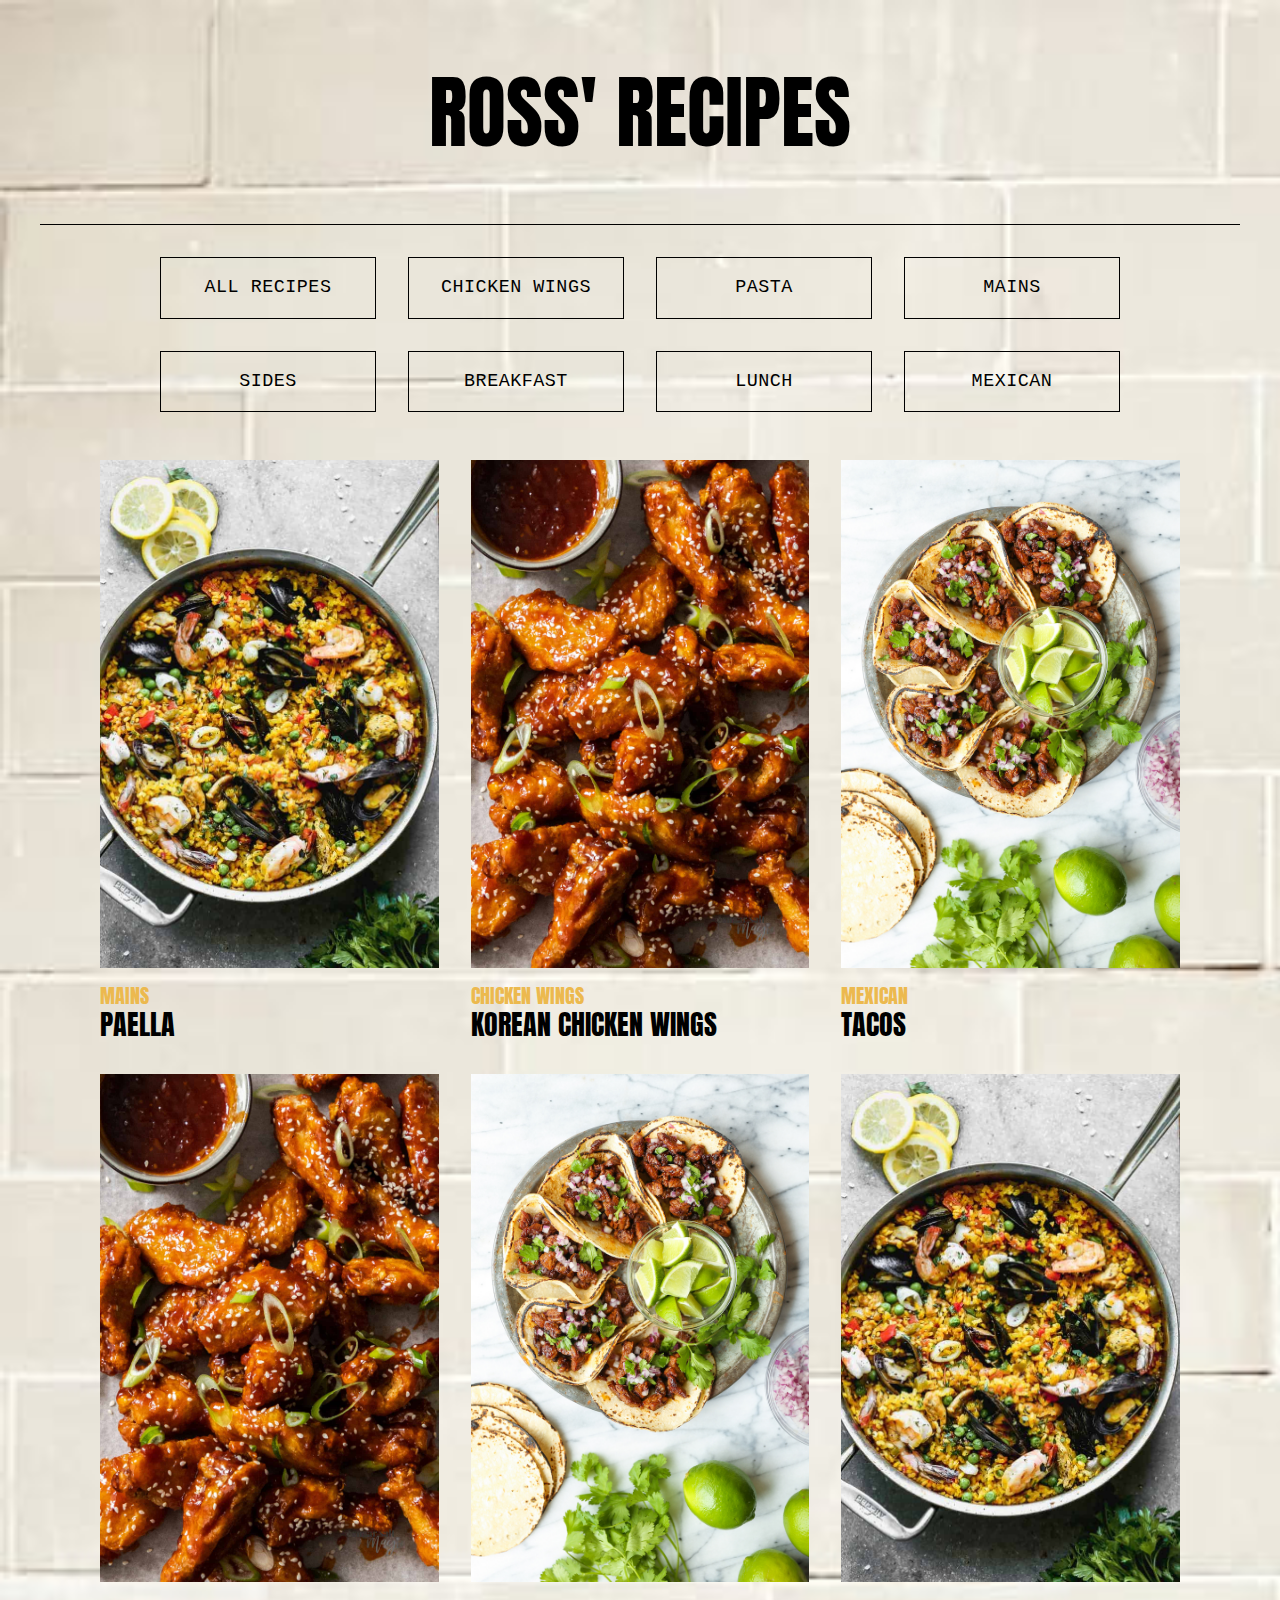
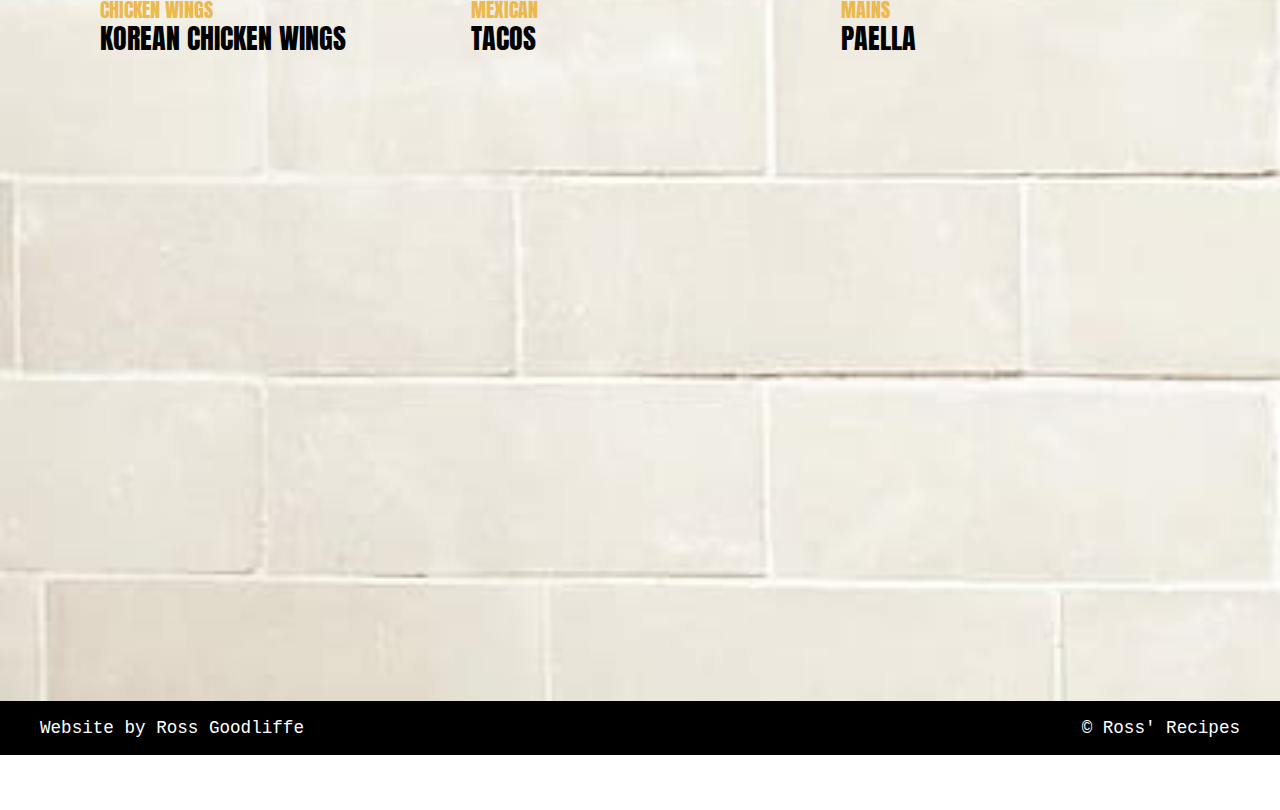
<file: index.html>
<!DOCTYPE html>
<!--[if lt IE 7]>      <html class="no-js lt-ie9 lt-ie8 lt-ie7"> <![endif]-->
<!--[if IE 7]>         <html class="no-js lt-ie9 lt-ie8"> <![endif]-->
<!--[if IE 8]>         <html class="no-js lt-ie9"> <![endif]-->
<!--[if gt IE 8]>      <html class="no-js"> <!--<![endif]-->
<html>
    <head>
        <meta charset="utf-8">
        <meta http-equiv="X-UA-Compatible" content="IE=edge">
        
        <meta name="description" content="">
        <meta name="viewport" content="width=device-width, initial-scale=1">

        <!-- CSS -->
        <link rel="stylesheet" href="css/styles.css">

        <!-- Google Fonts -->
        <link rel="preconnect" href="https://fonts.googleapis.com">
        <link rel="preconnect" href="https://fonts.gstatic.com" crossorigin>
        <link href="https://fonts.googleapis.com/css2?family=Anton&display=swap" rel="stylesheet">

        <title>Ross' Recipes</title>
    </head>
    <body>
        <!--[if lt IE 7]>
            <p class="browsehappy">You are using an <strong>outdated</strong> browser. Please <a href="#">upgrade your browser</a> to improve your experience.</p>
        <![endif]-->

        <!-- Container -->
        <div class="container">

            
            <header>
                <div class="header-container">
                    <div class="header-title">
                        Ross' Recipes
                    </div>

                </div>
            </header>

            <nav class="nav-bar">

            </nav>


            <!-- <div class="page-title">
                <h2>My Recipes</h2>
            </div> -->

            <div class="recipes-cat">

                <ul class="cat-list">

                    <li class="cat-list-item">All Recipes</li>
                    <li class="cat-list-item">Chicken Wings</li>
                    <li class="cat-list-item">Pasta</li>
                    <li class="cat-list-item">Mains</li>
                    <li class="cat-list-item">Sides</li>
                    <li class="cat-list-item">Breakfast</li>
                    <li class="cat-list-item">Lunch</li>
                    <li class="cat-list-item">Mexican</li>

                </ul>

            </div>

            <!-- Recipes -->
            <div class="recipes">
                <!-- Receipes Container -->
                <div class="recipes-container">


                <div class="recipe-item">
                    <a href="recipes/paella.html">
                    <div class="recipe-item-img">
                        <img src="img/paella.jpg" alt="">
                    </div>
                    </a>
                    <a href="#" class="recipe-item-link">
                        <div class="recipe-item-tags">
                            <h4>Mains</h4>
                        </div>
                    </a>

                    <a href="recipes/paella.html" class="recipe-item-link">
                        <div class="recipe-item-name">
                            <h3>
                                Paella
                            </h3>
                        </div>
                    </a>

                    
                </div>
                <div class="recipe-item">
                    <div class="recipe-item-img">
                        <img src="img/wings.jpg" alt="">
                    </div>
                    <div class="recipe-item-tags">
                        <h4>Chicken Wings</h4>
                    </div>
                    <div class="recipe-item-name">
                        <h3>
                            Korean Chicken Wings
                        </h3>
                    </div>
                </div>
                <div class="recipe-item">
                    <div class="recipe-item-img">
                        <img src="img/tacos.jpg" alt="">
                    </div>
                    <div class="recipe-item-tags">
                        <h4>Mexican</h4>
                    </div>
                    <div class="recipe-item-name">
                        <h3>
                            Tacos
                        </h3>
                    </div>
                </div>
                <div class="recipe-item">
                    <div class="recipe-item-img">
                        <img src="img/wings.jpg" alt="">
                    </div>
                    <div class="recipe-item-tags">
                        <h4>Chicken Wings</h4>
                    </div>
                    <div class="recipe-item-name">
                        <h3>
                            Korean Chicken Wings
                        </h3>
                    </div>
                </div>
                <div class="recipe-item">
                    <div class="recipe-item-img">
                        <img src="img/tacos.jpg" alt="">
                    </div>
                    <div class="recipe-item-tags">
                        <h4>Mexican</h4>
                    </div>
                    <div class="recipe-item-name">
                        <h3>
                            Tacos
                        </h3>
                    </div>
                </div>
                <div class="recipe-item">
                    <div class="recipe-item-img">
                        <img src="img/paella.jpg" alt="">
                    </div>
                    <div class="recipe-item-tags">
                        <h4>Mains</h4>
                    </div>
                    <div class="recipe-item-name">
                        <h3>
                            Paella
                        </h3>
                    </div>
                </div>
            <!-- END Recipes Container -->
            </div>
            <!-- END Recipes -->
            </div>











        <!-- END Container -->
        </div>
        <footer>
            <div class="footer">
                <div class="footer-container">
                    <div class="foot-left ">
                        <p>Website by <a href="#"> Ross Goodliffe</a></p>
    
                    </div>
                    <div class="foot-right ">
                        <p>&copy; Ross' Recipes</p>
                    </div>
                </div>


            </div>
        </footer>
        
        <script src="" async defer></script>
    </body>
</html>
</file>
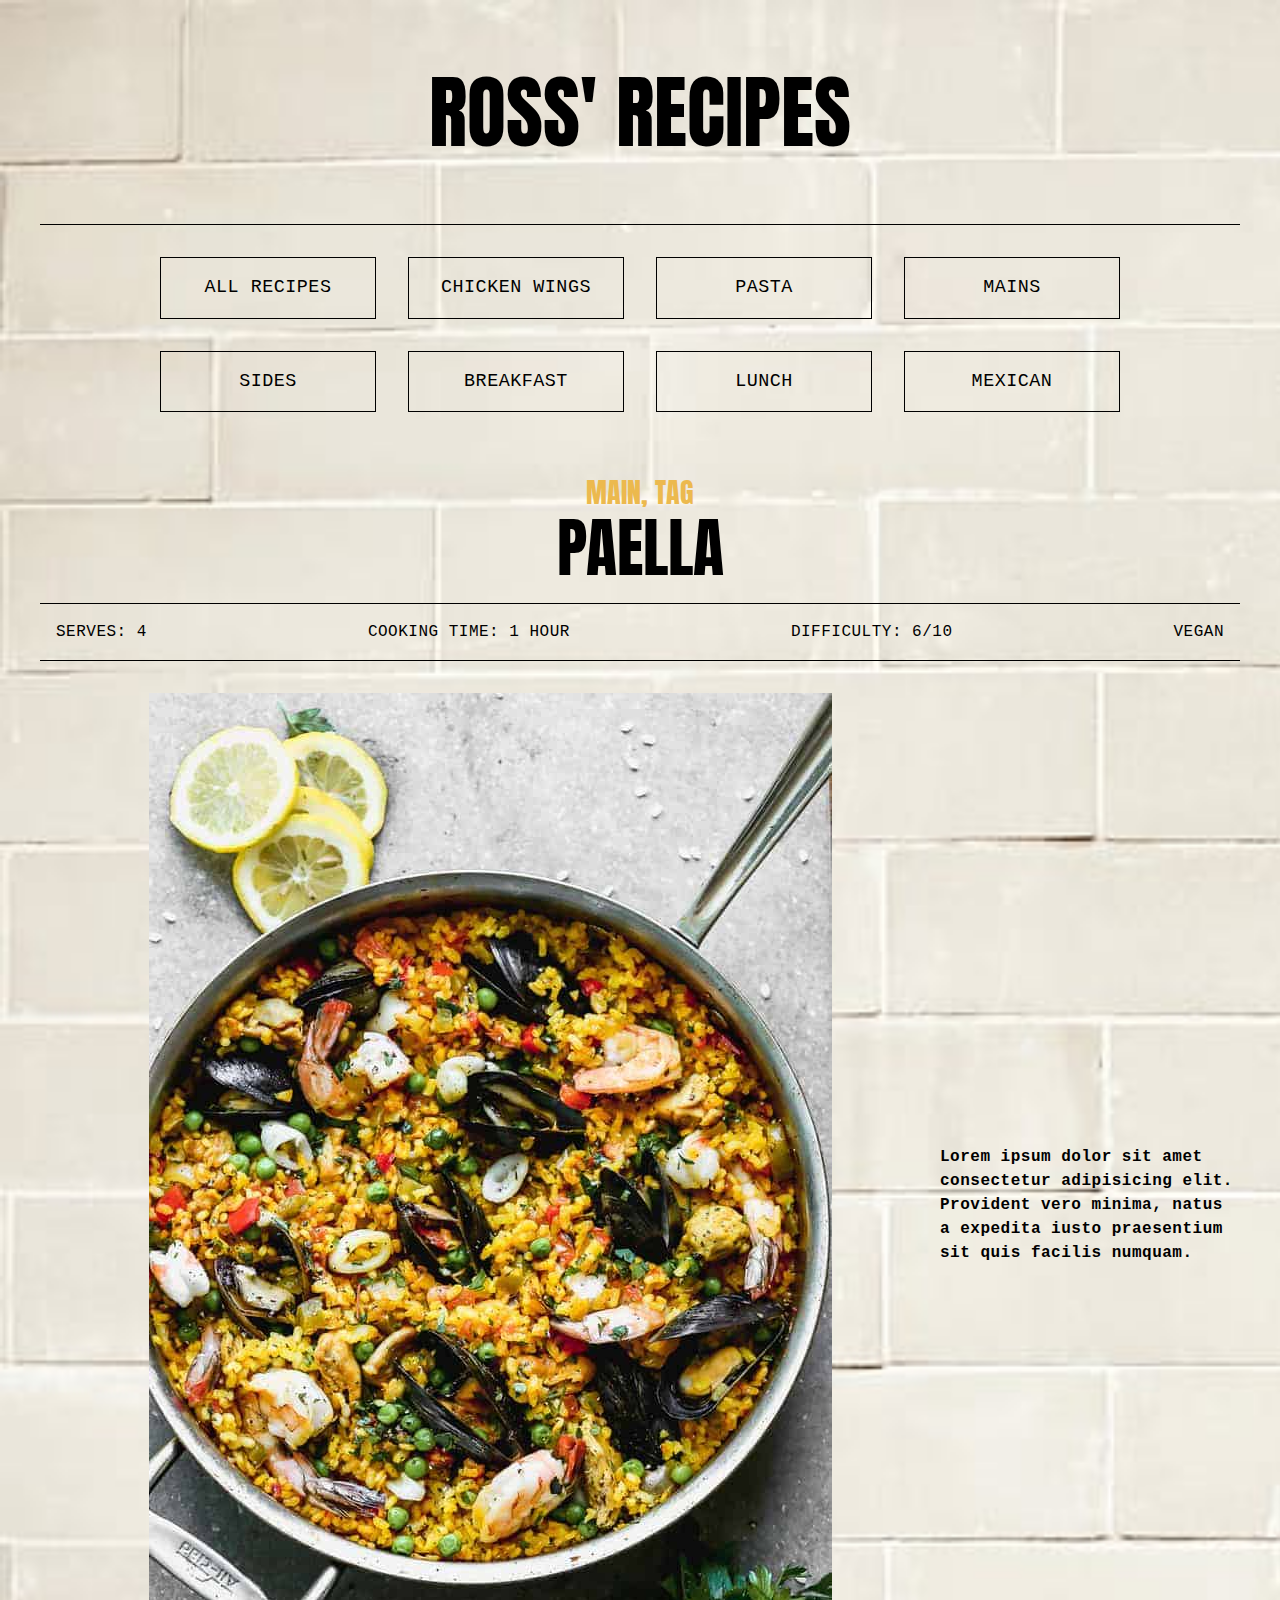
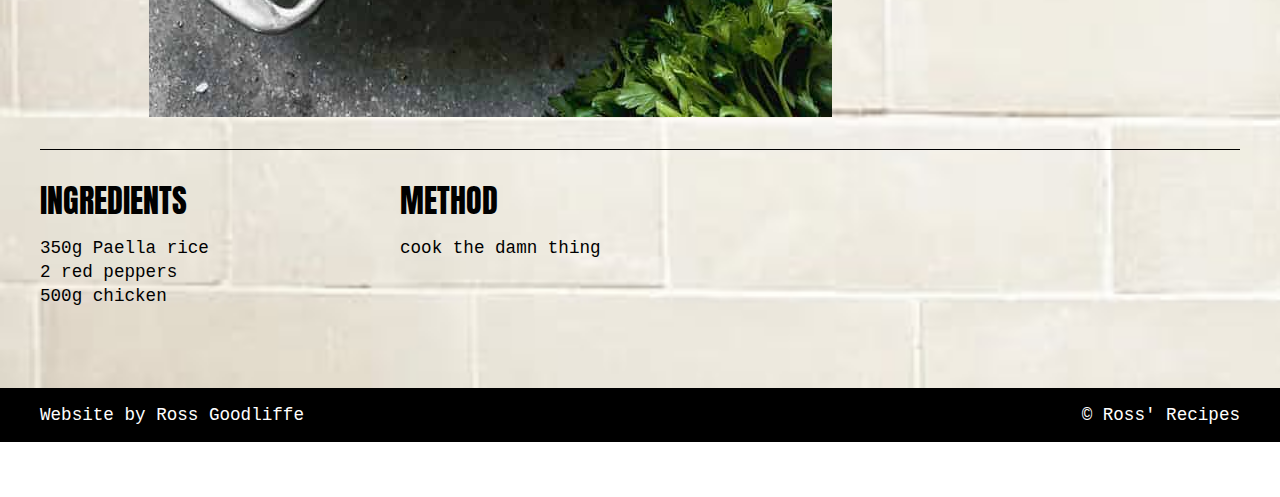
<file: recipe.html>
<!DOCTYPE html>
<!--[if lt IE 7]>      <html class="no-js lt-ie9 lt-ie8 lt-ie7"> <![endif]-->
<!--[if IE 7]>         <html class="no-js lt-ie9 lt-ie8"> <![endif]-->
<!--[if IE 8]>         <html class="no-js lt-ie9"> <![endif]-->
<!--[if gt IE 8]>      <html class="no-js"> <!--<![endif]-->
<html>
    <head>
        <meta charset="utf-8">
        <meta http-equiv="X-UA-Compatible" content="IE=edge">
        
        <meta name="description" content="">
        <meta name="viewport" content="width=device-width, initial-scale=1">

        <!-- CSS -->
        <link rel="stylesheet" href="css/styles.css">

        <!-- Google Fonts -->
        <link rel="preconnect" href="https://fonts.googleapis.com">
        <link rel="preconnect" href="https://fonts.gstatic.com" crossorigin>
        <link href="https://fonts.googleapis.com/css2?family=Anton&display=swap" rel="stylesheet">

        <title>Recipe</title>
    </head>
    <body>
        <!--[if lt IE 7]>
            <p class="browsehappy">You are using an <strong>outdated</strong> browser. Please <a href="#">upgrade your browser</a> to improve your experience.</p>
        <![endif]-->

        <!-- Container -->
        <div class="container">

            
            <header>
                <div class="header-container">
                    <div class="header-title">
                        Ross' Recipes
                    </div>

                </div>
            </header>

            <nav class="nav-bar">

            </nav>


            <!-- <div class="page-title">
                <h2>My Recipes</h2>
            </div> -->

            <div class="recipes-cat">

                <ul class="cat-list">

                    <li class="cat-list-item">All Recipes</li>
                    <li class="cat-list-item">Chicken Wings</li>
                    <li class="cat-list-item">Pasta</li>
                    <li class="cat-list-item">Mains</li>
                    <li class="cat-list-item">Sides</li>
                    <li class="cat-list-item">Breakfast</li>
                    <li class="cat-list-item">Lunch</li>
                    <li class="cat-list-item">Mexican</li>

                </ul>

            </div>

            <!-- Recipe -->
            <div class="recipe-section">
                <div class="recipe-heading">
                    <div class="recipe-heading-tags">
                        <h3>Main, tag</h3>
                    </div>
                    <div class="recipe-heading-title">
                        <h2>Paella</h2>
                    </div>
                </div>
                <div class="recipe-info">
                    <ul class="recipe-info-list">
                        <li>Serves: 4</li>
                        <li>Cooking Time: 1 hour</li>
                        <li>Difficulty: 6/10</li>
                        <li>Vegan</li>
                    </ul>
                </div>

                <div class="recipe-details">
                    <div class="recipe-details-img">
                        <img src="img/paella.jpg" alt="">
                    </div>
                    <div class="recipe-details-desc">
                        <p>Lorem ipsum dolor sit amet consectetur adipisicing elit. Provident vero minima, natus a expedita iusto praesentium sit quis facilis numquam.</p>
                    </div>
                </div>

                <div class="recipe ">

                    <div class="recipe-ingredients">
                        <div class="ingredients-title">
                            <h4>Ingredients</h4>
                        </div>
                        <div class="ingredients-list">
                            <ul>
                                <li>350g Paella rice</li>
                                <li>2 red peppers</li>
                                <li>500g chicken</li>
                            </ul>
                        </div>
    
                    </div>
    
                    <div class="recipe-method">
                        <div class="method-title">
                            <h4>Method</h4>
                        </div>
                        <div class="method-list">
                            <ul>
                                <li>cook the damn thing</li>
                            </ul>
    
                        </div>
    
                    </div>



                </div>








            </div>
            <!-- END Recipe -->










        <!-- END Container -->
        </div>

        <footer>
            <div class="footer">
                <div class="footer-container">
                    <div class="foot-left ">
                        <p>Website by <a href="#"> Ross Goodliffe</a></p>
    
                    </div>
                    <div class="foot-right ">
                        <p>&copy; Ross' Recipes</p>
                    </div>
                </div>


            </div>
        </footer>
        
        <script src="" async defer></script>
    </body>
</html>
</file>
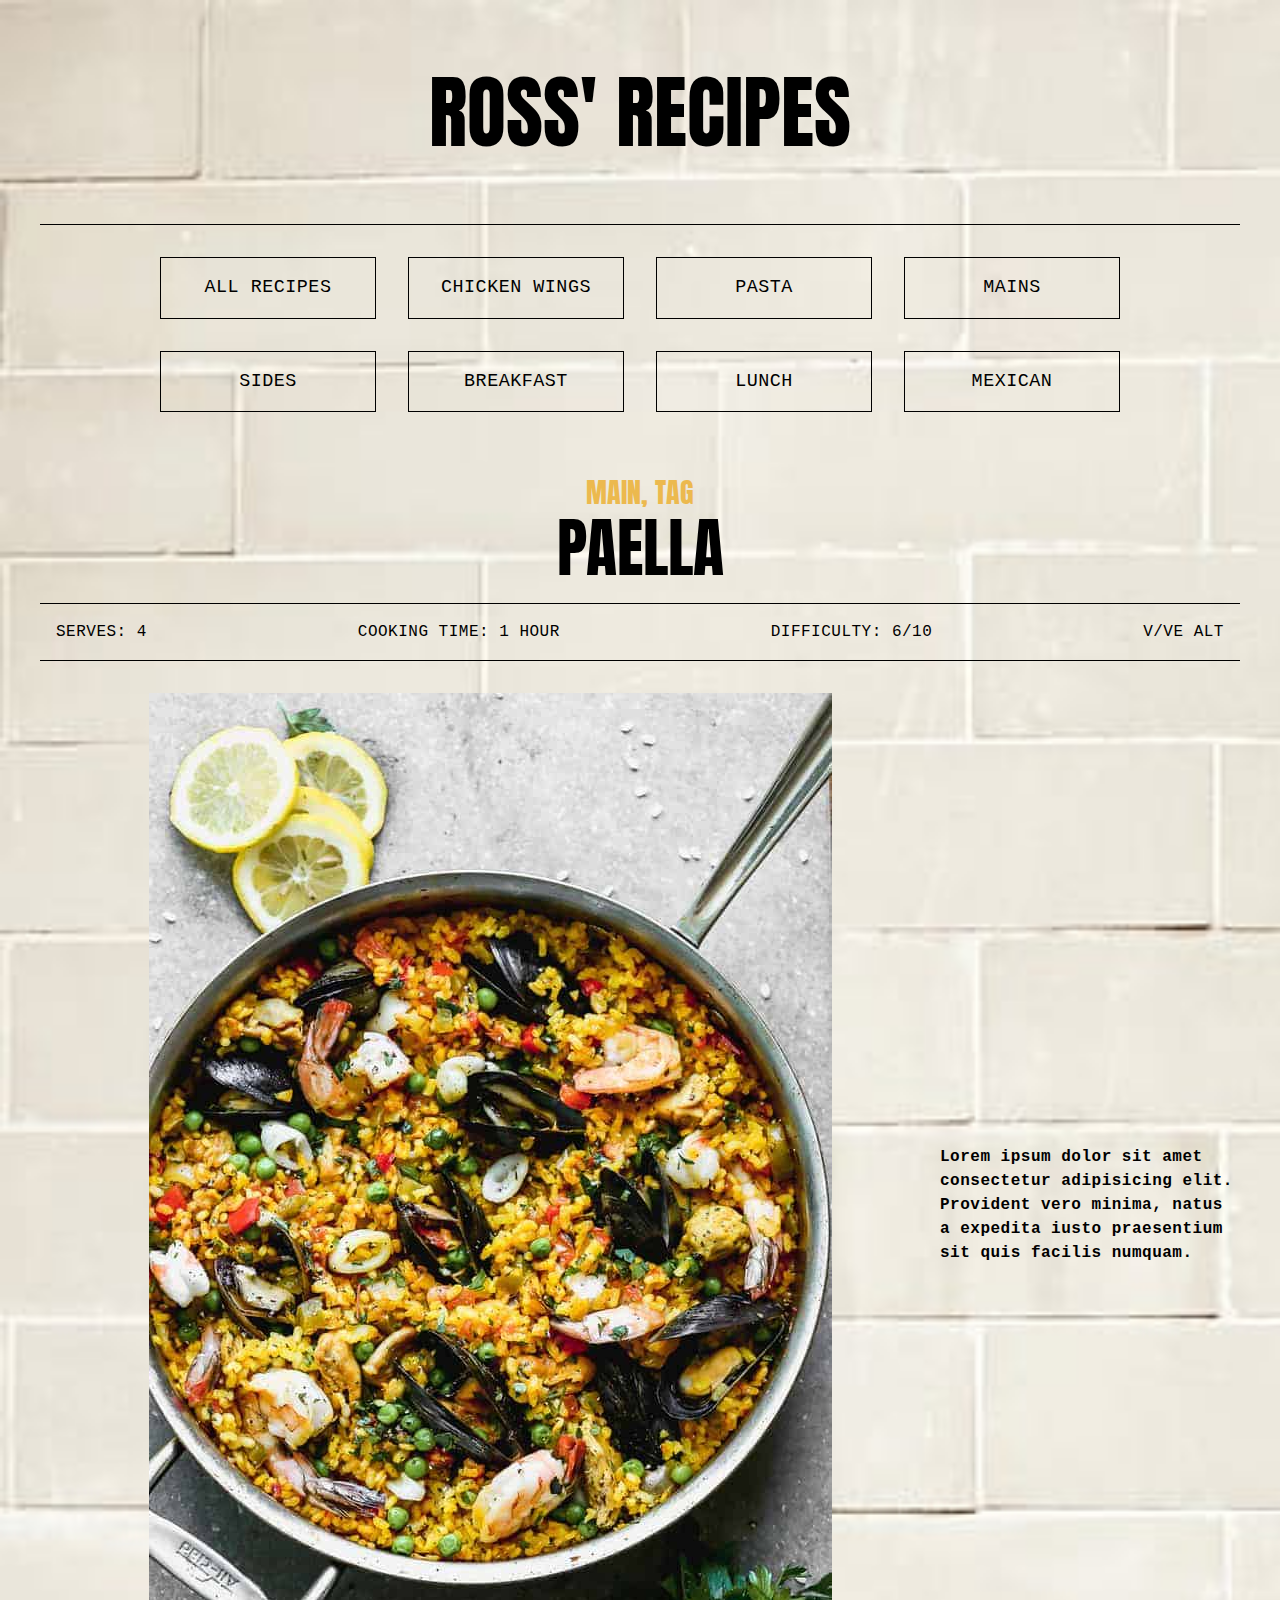
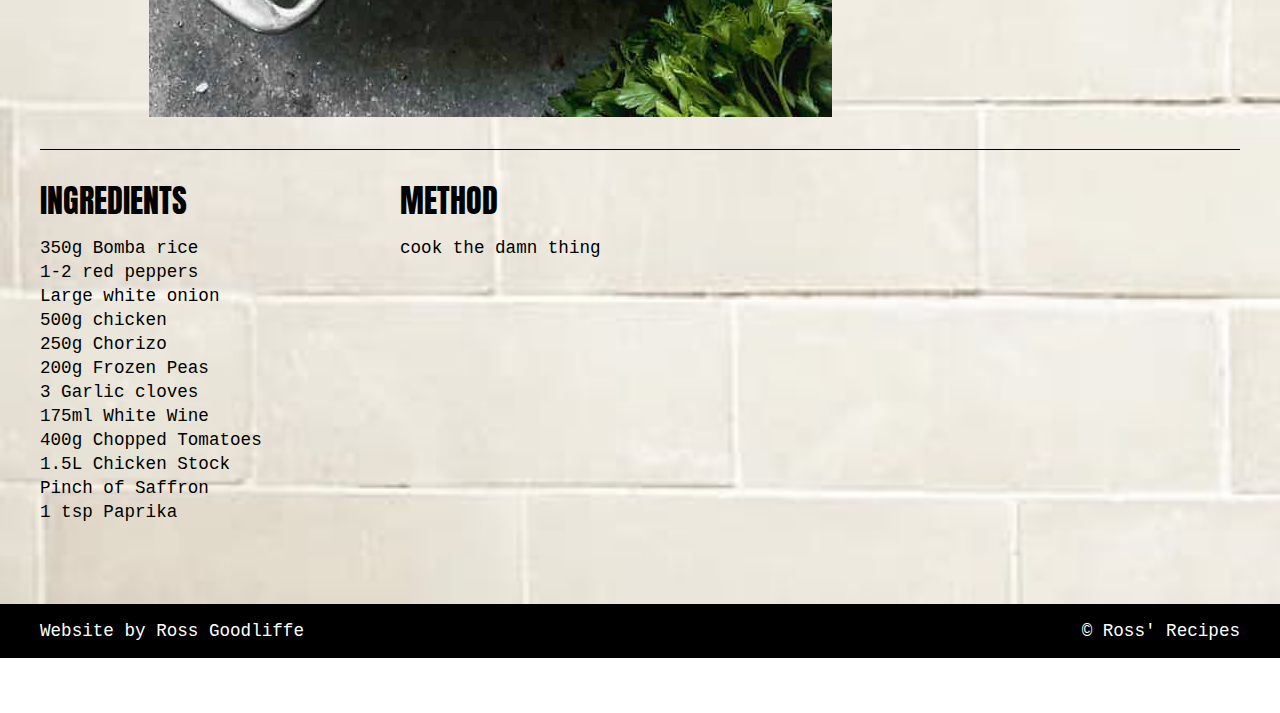
<file: recipes/paella.html>
<!DOCTYPE html>
<!--[if lt IE 7]>      <html class="no-js lt-ie9 lt-ie8 lt-ie7"> <![endif]-->
<!--[if IE 7]>         <html class="no-js lt-ie9 lt-ie8"> <![endif]-->
<!--[if IE 8]>         <html class="no-js lt-ie9"> <![endif]-->
<!--[if gt IE 8]>      <html class="no-js"> <!--<![endif]-->
<html>
    <head>
        <meta charset="utf-8">
        <meta http-equiv="X-UA-Compatible" content="IE=edge">
        
        <meta name="description" content="">
        <meta name="viewport" content="width=device-width, initial-scale=1">

        <!-- CSS -->
        <link rel="stylesheet" href="../css/styles.css">

        <!-- Google Fonts -->
        <link rel="preconnect" href="https://fonts.googleapis.com">
        <link rel="preconnect" href="https://fonts.gstatic.com" crossorigin>
        <link href="https://fonts.googleapis.com/css2?family=Anton&display=swap" rel="stylesheet">

        <title>Recipe</title>
    </head>
    <body>
        <!--[if lt IE 7]>
            <p class="browsehappy">You are using an <strong>outdated</strong> browser. Please <a href="#">upgrade your browser</a> to improve your experience.</p>
        <![endif]-->

        <!-- Container -->
        <div class="container">

            
            <header>
                <div class="header-container">
                    <div class="header-title">
                        Ross' Recipes
                    </div>

                </div>
            </header>

            <nav class="nav-bar">

            </nav>


            <!-- <div class="page-title">
                <h2>My Recipes</h2>
            </div> -->

            <div class="recipes-cat">

                <ul class="cat-list">

                    <li class="cat-list-item">All Recipes</li>
                    <li class="cat-list-item">Chicken Wings</li>
                    <li class="cat-list-item">Pasta</li>
                    <li class="cat-list-item">Mains</li>
                    <li class="cat-list-item">Sides</li>
                    <li class="cat-list-item">Breakfast</li>
                    <li class="cat-list-item">Lunch</li>
                    <li class="cat-list-item">Mexican</li>

                </ul>

            </div>

            <!-- Recipe -->
            <div class="recipe-section">
                <div class="recipe-heading">
                    <div class="recipe-heading-tags">
                        <h3>Main, tag</h3>
                    </div>
                    <div class="recipe-heading-title">
                        <h2>Paella</h2>
                    </div>
                </div>
                <div class="recipe-info">
                    <ul class="recipe-info-list">
                        <li>Serves: 4</li>
                        <li>Cooking Time: 1 hour</li>
                        <li>Difficulty: 6/10</li>
                        <li>V/Ve Alt</li>
                    </ul>
                </div>

                <div class="recipe-details">
                    <div class="recipe-details-img">
                        <img src="../img/paella.jpg" alt="">
                    </div>
                    <div class="recipe-details-desc">
                        <p>Lorem ipsum dolor sit amet consectetur adipisicing elit. Provident vero minima, natus a expedita iusto praesentium sit quis facilis numquam.</p>
                    </div>
                </div>

                <div class="recipe ">

                    <div class="recipe-ingredients">
                        <div class="ingredients-title">
                            <h4>Ingredients</h4>
                        </div>
                        <div class="ingredients-list">
                            <ul>
                                <li>350g Bomba rice</li>
                                <li>1-2 red peppers</li>
                                <li>Large white onion</li>
                                <li>500g chicken</li>
                                <li>250g Chorizo</li>
                                <li>200g Frozen Peas</li>
                                <li>3 Garlic cloves</li>
                                <li>175ml White Wine</li>
                                <li>400g Chopped Tomatoes</li>
                                <li>1.5L Chicken Stock</li>
                                <li>Pinch of Saffron</li>
                                <li>1 tsp Paprika</li>
                            </ul>
                        </div>
    
                    </div>
    
                    <div class="recipe-method">
                        <div class="method-title">
                            <h4>Method</h4>
                        </div>
                        <div class="method-list">
                            <ul>
                                <li>cook the damn thing</li>
                            </ul>
    
                        </div>
    
                    </div>



                </div>








            </div>
            <!-- END Recipe -->










        <!-- END Container -->
        </div>

        <footer>
            <div class="footer">
                <div class="footer-container">
                    <div class="foot-left ">
                        <p>Website by <a href="#"> Ross Goodliffe</a></p>
    
                    </div>
                    <div class="foot-right ">
                        <p>&copy; Ross' Recipes</p>
                    </div>
                </div>


            </div>
        </footer>
        
        <script src="" async defer></script>
    </body>
</html>
</file>
<file: css/styles.css>
/* Reset */
* {
    margin: 0;
    padding: 0;
}

body {
    min-height: 100vh;
    scroll-behavior: smooth;
    line-height: 1.5;

    background-image: url(../img/wall-pattern-wallpaper-dirty.jpg);
    background-repeat: no-repeat;
    background-size: cover;
   
  } 

  img {
    max-width: 100%;
    display: block;
  }

/* Remove styles from lists with a class */
ul[class],
ol[class],
li
{
  list-style: none;
}
/* TESTING */
.border {
  border: solid red 1px;
}

/* Container wraps entire page */
.container {
    max-width: 1200px;
    margin: auto;
}


.header-container {
    display: flex;
    flex-direction: row;
    justify-content: center;

    border-bottom: 1px solid black;

    padding: 4rem 0;
}

.header-title {
    font-family: 'anton' ,sans-serif;
    font-weight: 400;
    font-style: normal;
    text-transform: uppercase;
    font-size: 5rem;
    font-weight: 400;
    line-height: 1.2;

}


/* Page Title */
.page-title {
    display: flex;
    flex-direction: row;
    justify-content: center;

    margin: 1rem 0;
    padding: 1rem 0;

}

.page-title h2 {
    font-family: 'anton' ,sans-serif;
    font-weight: 400;
    font-style: normal;
    text-transform: uppercase;
    font-size: 2rem;
    font-weight: 400;
    line-height: 1.2;

}



/* Recipe Categories */

.recipes-cat {

    display: grid;
    grid-template-columns: 1fr; 
    place-items: center;

    margin: 1rem 0;
    padding: 1rem 0;

}

.cat-list {
    display: grid;
    grid-template-columns: repeat(4, 1fr);
    grid-template-rows: repeat(2, 1fr);

    column-gap: 2rem;
    row-gap: 2rem;

    align-self: center;
    width: 80%;

}

.cat-list-item {
    
    border: 1px solid black;
    padding: 1rem 2rem;
    text-align: center;


    font-family: monospace;
    font-weight: 400!important;
    font-size: 1.15rem;
    font-style: normal;
    letter-spacing: .5px;
    text-transform: uppercase;

    transition: ease-in-out 0.15s;
}

.cat-list-item:hover {
    background-color: black;
    color: white;


}

/* END Recipe Categories */


/* Recipes */
.recipes {
    display: grid;
    grid-template-columns: 1fr; 
    place-items: center;

    margin: 1rem 0;
    padding: 1rem 0;


}

.recipes-container {
    display: grid;
    grid-template-columns: repeat(3, 1fr);
    grid-template-rows: repeat(3, 1fr);

    column-gap: 2rem;
    row-gap: 2rem;

    align-self: center;

    width: 90%;

}

.recipe-item {

}

.recipe-item a {
    text-decoration: none;
    color: black;
}


.recipe-item img:hover {
    opacity: 0.75;
}

.recipe-item-link a {
    text-decoration: none;
}

.recipe-item-tags {
    margin-top: 1rem;

}
.recipe-item-tags h4 {

    font-family: 'anton' ,sans-serif;
    font-weight: 400;
    font-style: normal;
    text-transform: uppercase;
    font-size: 1.25rem;
    font-weight: 400;
    line-height: 1.2;

    color: #ECB94E;
    
}
.recipe-item-link h4:hover {
    text-decoration: underline;
}

.recipe-item-name {
    
}



.recipe-item-link h3:hover {
    text-decoration: underline;
}

.recipe-item-name h3 {
    font-family: 'anton' ,sans-serif;
    font-weight: 400;
    font-style: normal;
    text-transform: uppercase;
    font-size: 1.75rem;
    font-weight: 400;
    line-height: 1.2;
}



/* END Recipes */


/* Recipe */
.recipe-section {

    margin: 2rem 0;

}

.recipe-heading {
    display: flex;
    flex-direction: column;
    align-items: center;

    width: 100%;

    padding: 1rem 0;

}

.recipe-heading-tags {

}
.recipe-heading-tags h3 {

    font-family: 'anton' ,sans-serif;
    font-weight: 400;
    font-style: normal;
    text-transform: uppercase;
    font-size: 1.75rem;
    font-weight: 400;
    line-height: 1.2;

    color: #ECB94E;
    
}

.recipe-heading-title {

}
.recipe-heading-title h2 {
    font-family: 'anton' ,sans-serif;
    font-weight: 400;
    font-style: normal;
    text-transform: uppercase;
    font-size: 4rem;
    font-weight: 400;
    line-height: 1.2;

}

.recipe-info {
    width: 100%;

    padding: 1rem 0;

    border-top: 1px solid black;
    border-bottom: 1px solid black;
}

.recipe-info-list {
    display: flex;
    flex-direction: row;
    justify-content: space-between;

    padding: 0 1rem;

}

.recipe-info-list li {
    font-family: monospace;
    font-weight: 400!important;
    font-size: 1rem;
    font-style: normal;
    letter-spacing: .5px;
    text-transform: uppercase;
}

.recipe-details {
    display: grid;
    grid-template-columns: repeat(4, 1fr);
    place-items: center;

    margin: 2rem 0;

    /* max-height: 80vh;
    overflow: hidden; */

}

.recipe-details-img {

    grid-column-start: 1;
    grid-column-end: 4;
}

.recipe-details-img img {

}

.recipe-details-desc {

}

.recipe-details-desc p {
    font-family: monospace;
    font-weight: 700;
    font-size: 1rem;
    font-style: normal;
    letter-spacing: .5px;
}

.recipe {
    display: flex;
    flex-direction: row;

    padding: 2rem 0;

    border-top: 1px solid black;
}

.recipe-ingredients {


    width: 30%;

}

.ingredients-title {

}

.ingredients-title h4, .method-title h4 {
    font-family: 'anton' ,sans-serif;
    font-weight: 400;
    font-style: normal;
    text-transform: uppercase;
    font-size: 2rem;
    font-weight: 400;
    line-height: 1.2;
}

.ingredients-list {
    padding: 1rem 0;

}

.ingredients-list li, .method-list li {
    font-family: monospace;
    font-weight: 400;
    font-size: 1.1rem;
    line-height: 1.5rem;
}


.recipe-method {
    width: 70%;
}

.method-title {

}

.method-list {
    padding: 1rem 0;
}


/* END Recipe */


/* Footer */
.footer {
    width: 100%;
    height: 6vh;
    background-color: black;


}

.footer-container {
    max-width: 1200px;
    margin: auto;
    height: 100%;

    display: flex;
    flex-direction: row;
    align-content: center;
}

.footer-container p {
    font-family: monospace;
    font-weight: 400;
    font-size: 1.1rem;
    line-height: 1.5rem;
    color: white;
    align-items: center;
}

.foot-left {
    width: 50%;

    display: flex;
    align-items: center;



}

.foot-left a {
    text-decoration: none;
    color: white;
}

.foot-left a:hover {
    text-decoration: underline;
}

.foot-left a:visited {
    color: white;
}

.foot-right {
    width: 50%;

    display: flex;
    align-items: center;
    justify-content: flex-end;
}




/* END Footer */
</file>
